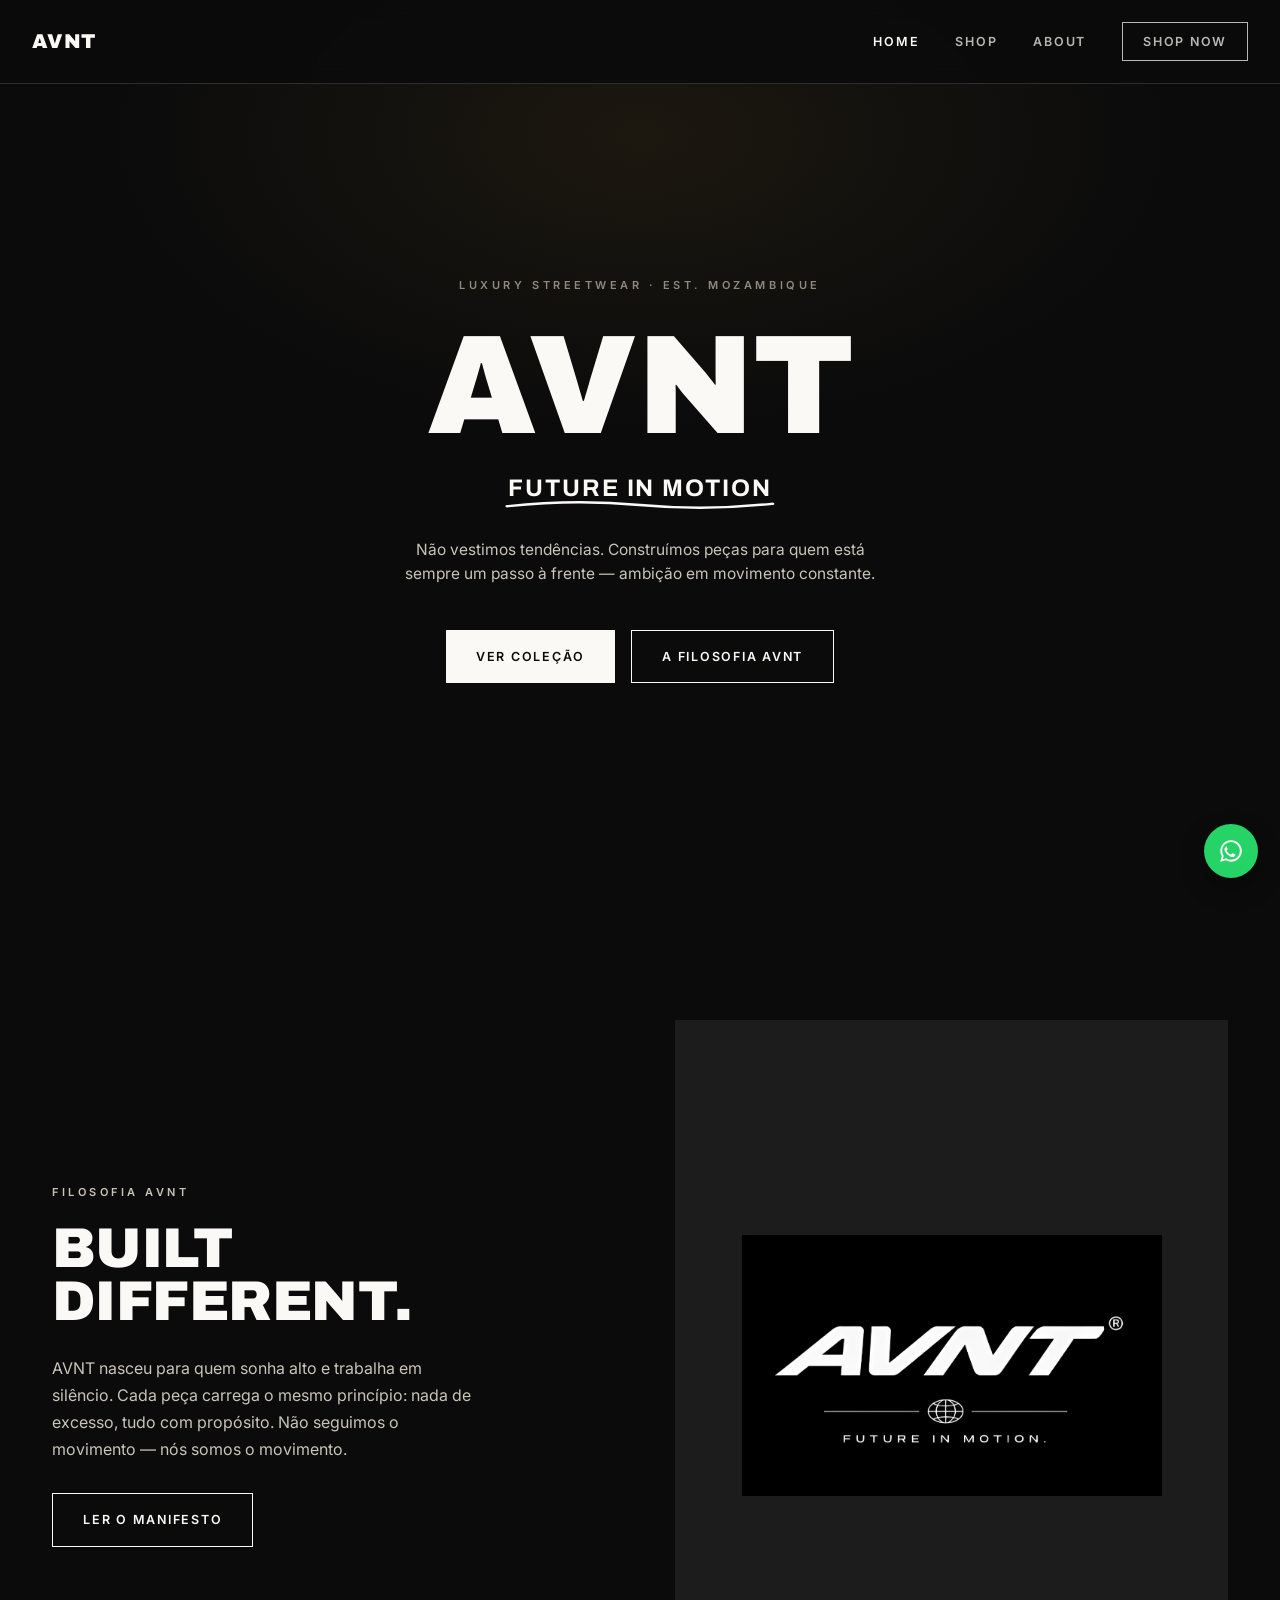
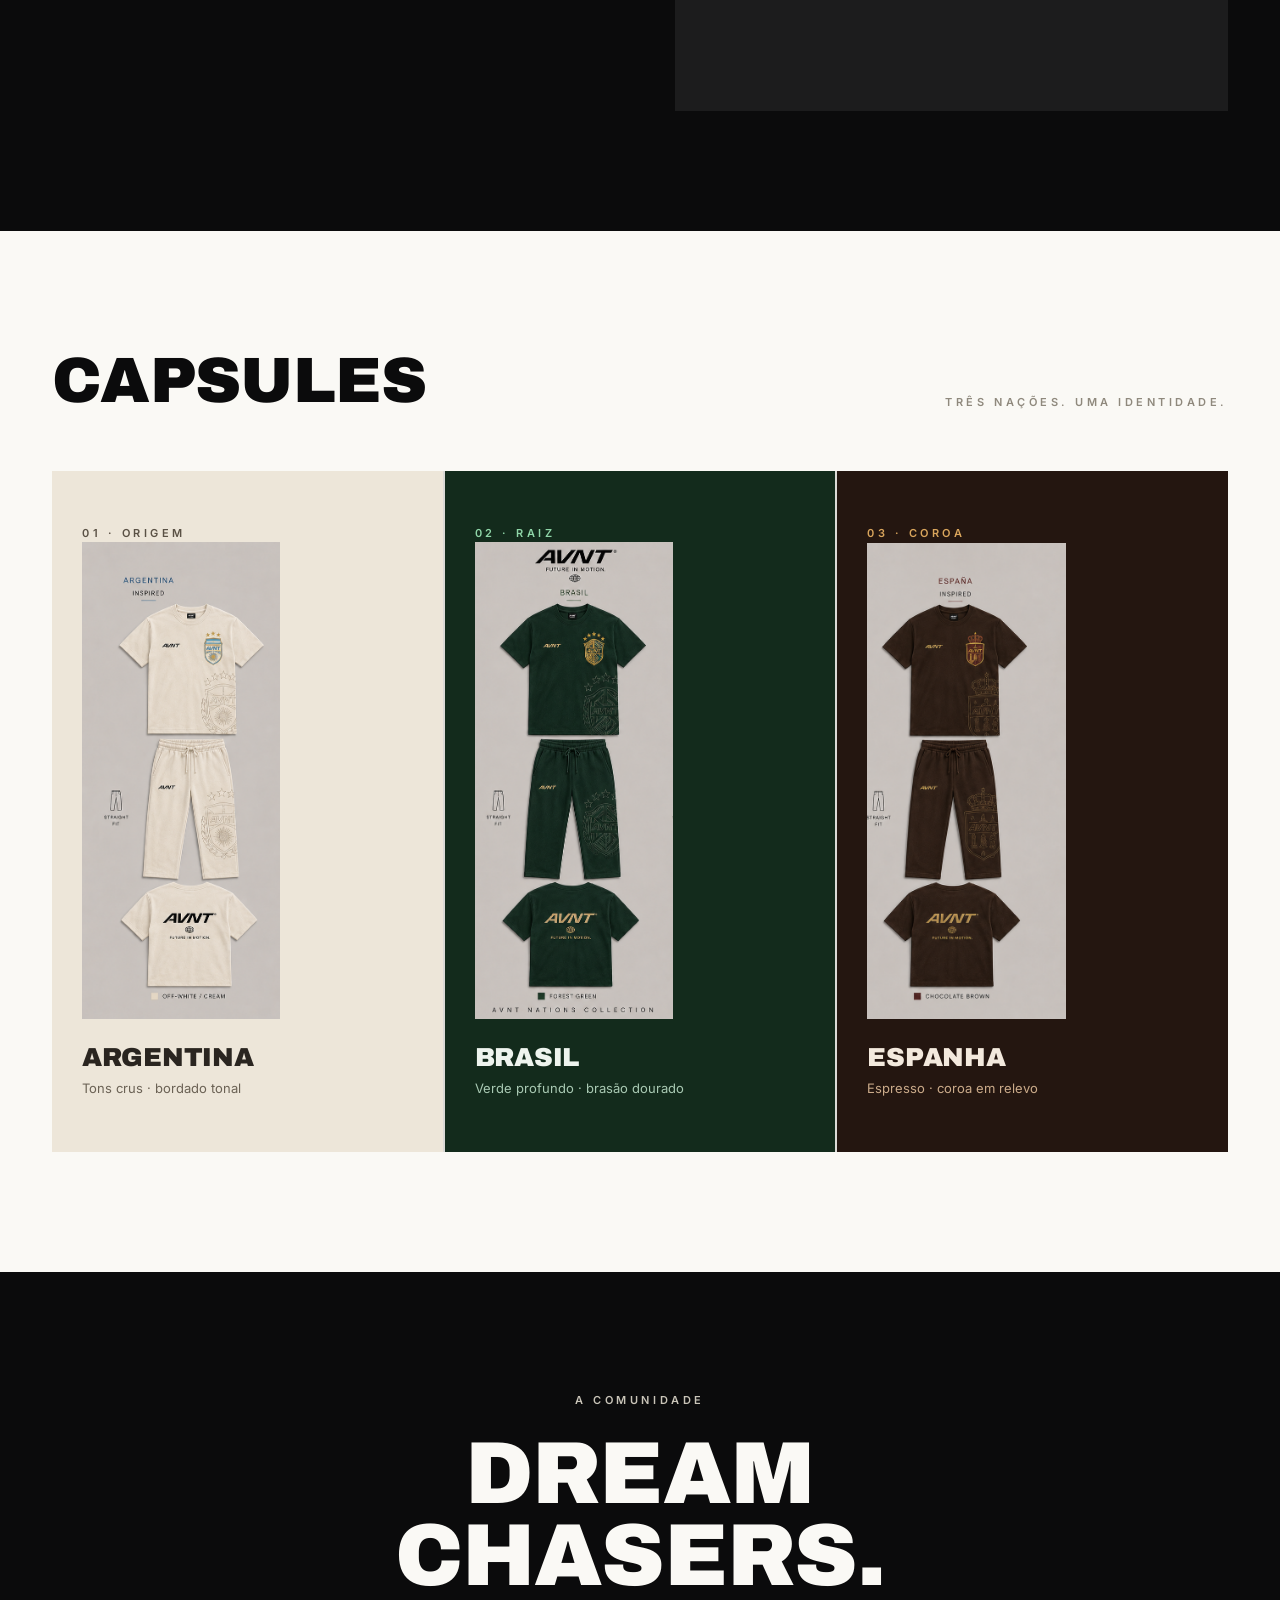
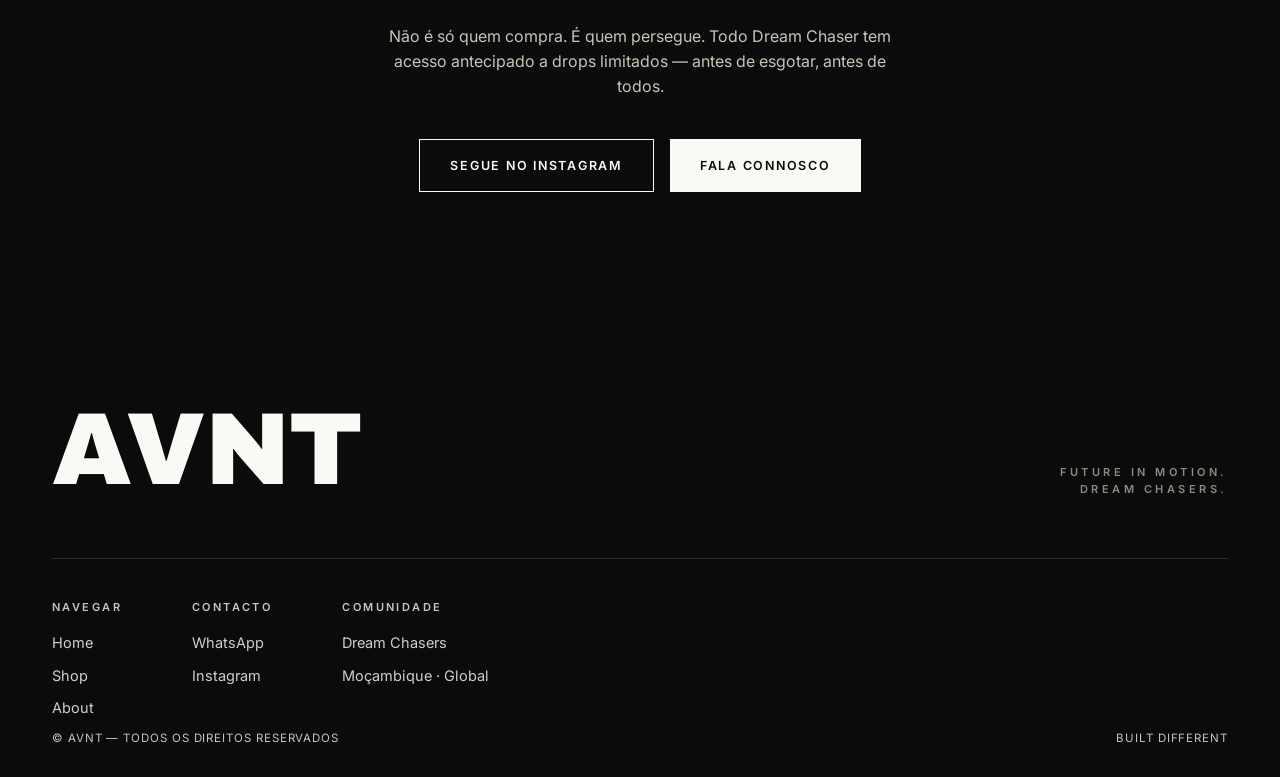
<file: avnt-site3 - Copy/index.html>
<!DOCTYPE html>
<html lang="pt-MZ">
<head>
<meta charset="UTF-8">
<meta name="viewport" content="width=device-width, initial-scale=1.0">
<title>AVNT — Future in Motion</title>
<meta name="description" content="AVNT. Luxury streetwear. Future in Motion. Built Different.">
<link rel="stylesheet" href="css/style.css">
</head>
<body class="dark">

<header class="nav">
  <a href="index.html" class="nav-word">AVNT</a>
  <nav class="nav-links">
    <a href="index.html" class="active">Home</a>
    <a href="shop.html">Shop</a>
    <a href="about.html">About</a>
    <a href="shop.html" class="nav-cta">Shop Now</a>
  </nav>
  <button class="nav-burger">Menu</button>
</header>

<div class="mobile-menu" style="position:fixed;inset:0;top:0;background:var(--ink);z-index:150;display:flex;flex-direction:column;align-items:center;justify-content:center;gap:30px;transform:translateY(-100%);transition:transform .4s var(--ease);"></div>

<!-- HERO -->
<section style="min-height:100svh;display:flex;flex-direction:column;justify-content:center;align-items:center;text-align:center;padding:120px 24px 60px;position:relative;background:
  radial-gradient(ellipse 70% 55% at 50% 15%, rgba(178,138,47,0.10), transparent 60%), var(--ink);">
  <p class="eyebrow reveal" style="margin-bottom:26px;">Luxury Streetwear · Est. Mozambique</p>
  <h1 class="reveal" style="font-size:clamp(52px,11vw,148px);color:var(--paper);">AVNT</h1>
  <p class="motion-line reveal" style="font-family:'Archivo',sans-serif;font-weight:700;text-transform:uppercase;font-size:clamp(16px,2.4vw,24px);letter-spacing:0.08em;color:var(--paper);margin-top:18px;">
    Future in Motion
    <svg viewBox="0 0 100 10" preserveAspectRatio="none"><path d="M0,6 Q25,0 50,5 T100,4" pathLength="1"/></svg>
  </p>
  <p class="reveal" style="max-width:480px;margin:30px auto 0;color:var(--stone-light);font-size:15.5px;">
    Não vestimos tendências. Construímos peças para quem está sempre um passo à frente — ambição em movimento constante.
  </p>
  <div class="reveal" style="margin-top:44px;display:flex;gap:16px;flex-wrap:wrap;justify-content:center;">
    <a href="shop.html" class="btn btn-solid on-dark">Ver Coleção</a>
    <a href="about.html" class="btn btn-outline on-dark">A Filosofia AVNT</a>
  </div>
</section>

<!-- PHILOSOPHY -->
<section class="section-pad" style="background:var(--ink);">
  <div class="wrap" style="display:grid;grid-template-columns:1fr 1fr;gap:70px;align-items:center;">
    <div class="reveal">
      <p class="eyebrow" style="margin-bottom:22px;color:var(--stone-light);">Filosofia AVNT</p>
      <h2 style="font-size:clamp(32px,5vw,56px);color:var(--paper);margin-bottom:26px;">Built<br>Different.</h2>
      <p style="max-width:420px;color:var(--stone-light);font-size:16px;line-height:1.7;margin-bottom:20px;">
        AVNT nasceu para quem sonha alto e trabalha em silêncio. Cada peça carrega o mesmo princípio: nada de excesso, tudo com propósito. Não seguimos o movimento — nós somos o movimento.
      </p>
      <a href="about.html" class="btn btn-outline on-dark" style="margin-top:10px;">Ler o Manifesto</a>
    </div>
    <div class="reveal" style="aspect-ratio:4/5;overflow:hidden;background:var(--ink-soft);display:flex;align-items:center;justify-content:center;padding:40px;">
      <img src="img/logo.jpg" alt="AVNT — Future in Motion" style="width:100%;max-width:420px;object-fit:contain;">
    </div>
  </div>
</section>

<!-- FEATURED CAPSULES -->
<section class="section-pad" style="background:var(--paper);color:var(--ink);">
  <div class="wrap">
    <div class="reveal" style="display:flex;justify-content:space-between;align-items:flex-end;gap:20px;margin-bottom:60px;flex-wrap:wrap;">
      <h2 style="font-size:clamp(34px,6vw,64px);">Capsules</h2>
      <p class="eyebrow" style="color:var(--stone);">Três nações. Uma identidade.</p>
    </div>
    <div style="display:grid;grid-template-columns:repeat(3,1fr);gap:2px;background:var(--line-light);">
      <a href="shop.html#argentina" class="reveal cap-tile" style="background:var(--cap-arg);padding:54px 30px;display:flex;flex-direction:column;justify-content:space-between;min-height:420px;">
        <span class="eyebrow" style="color:#5a5145;">01 · Origem</span>
        <div>
          <img src="img/set-argentina.png" alt="Set Completo Argentina" style="width:60%;margin-bottom:26px;">
          <h3 style="font-size:26px;color:#2a2520;">Argentina</h3>
          <p style="font-size:13px;color:#6b6255;margin-top:8px;">Tons crus · bordado tonal</p>
        </div>
      </a>
      <a href="shop.html#brasil" class="reveal cap-tile" style="background:var(--cap-bra);padding:54px 30px;display:flex;flex-direction:column;justify-content:space-between;min-height:420px;">
        <span class="eyebrow" style="color:#8fd6a8;">02 · Raiz</span>
        <div>
          <img src="img/set-brasil.png" alt="Set Completo Brasil" style="width:60%;margin-bottom:26px;">
          <h3 style="font-size:26px;color:#eef4ee;">Brasil</h3>
          <p style="font-size:13px;color:#a9c9b3;margin-top:8px;">Verde profundo · brasão dourado</p>
        </div>
      </a>
      <a href="shop.html#espanha" class="reveal cap-tile" style="background:var(--cap-esp);padding:54px 30px;display:flex;flex-direction:column;justify-content:space-between;min-height:420px;">
        <span class="eyebrow" style="color:#d9a55c;">03 · Coroa</span>
        <div>
          <img src="img/set-espanha.png" alt="Set Completo Espanha" style="width:60%;margin-bottom:26px;">
          <h3 style="font-size:26px;color:#f3e9dd;">Espanha</h3>
          <p style="font-size:13px;color:#cbab8a;margin-top:8px;">Espresso · coroa em relevo</p>
        </div>
      </a>
    </div>
  </div>
</section>

<!-- COMMUNITY -->
<section class="section-pad" style="background:var(--ink);text-align:center;">
  <div class="wrap">
    <p class="eyebrow reveal" style="margin-bottom:24px;color:var(--stone-light);">A comunidade</p>
    <h2 class="reveal" style="font-size:clamp(38px,7vw,88px);color:var(--paper);margin-bottom:26px;">Dream<br>Chasers.</h2>
    <p class="reveal" style="max-width:520px;margin:0 auto 40px;color:var(--stone-light);font-size:16px;">
      Não é só quem compra. É quem persegue. Todo Dream Chaser tem acesso antecipado a drops limitados — antes de esgotar, antes de todos.
    </p>
    <div class="reveal" style="display:flex;gap:16px;justify-content:center;flex-wrap:wrap;">
      <a href="https://instagram.com/avntwrld" target="_blank" class="btn btn-outline on-dark">Segue no Instagram</a>
      <a id="wa-cta" href="#" target="_blank" class="btn btn-solid on-dark">Fala Connosco</a>
    </div>
  </div>
</section>

<footer id="footer-slot"></footer>
<a class="float-wa" target="_blank" href="#" id="wa-float" aria-label="WhatsApp">
  <svg width="26" height="26" viewBox="0 0 24 24" fill="white"><path d="M12.04 2C6.58 2 2.13 6.45 2.13 11.91c0 1.75.46 3.45 1.32 4.95L2.05 22l5.25-1.38a9.9 9.9 0 0 0 4.74 1.21h.01c5.46 0 9.9-4.45 9.9-9.91 0-2.65-1.03-5.14-2.9-7.01A9.82 9.82 0 0 0 12.04 2m0 1.8c2.17 0 4.21.85 5.74 2.38a8.08 8.08 0 0 1 2.38 5.73c0 4.47-3.64 8.11-8.12 8.11a8.1 8.1 0 0 1-4.13-1.13l-.3-.17-3.11.82.83-3.03-.19-.31a8.06 8.06 0 0 1-1.24-4.32c0-4.47 3.65-8.11 8.14-8.11m-4.6 4.6c-.16 0-.43.06-.65.31s-.86.84-.86 2.04.88 2.37 1 2.53c.13.17 1.72 2.7 4.28 3.72 2.12.85 2.55.68 3.01.64.46-.05 1.48-.6 1.69-1.19.21-.58.21-1.08.15-1.19-.07-.11-.24-.17-.5-.3-.27-.13-1.58-.78-1.83-.87s-.42-.13-.6.13c-.18.27-.68.87-.84 1.04-.15.18-.31.2-.57.07-.27-.13-1.13-.42-2.15-1.34-.8-.71-1.33-1.59-1.49-1.86-.15-.27-.02-.41.12-.54.12-.12.27-.31.4-.47.13-.16.18-.27.27-.45.09-.18.05-.34-.02-.47-.07-.13-.6-1.48-.83-2.02-.22-.53-.44-.46-.6-.47-.16-.01-.34-.01-.5-.01z"/></svg>
</a>

<script src="js/products.js"></script>
<script src="js/main.js"></script>
<script>
  const waMsg = "Olá AVNT! Quero saber mais sobre a coleção.";
  document.getElementById('wa-float').href = avntWaLink(waMsg);
  document.getElementById('wa-cta').href = avntWaLink(waMsg);
  document.getElementById('footer-slot').outerHTML = `
  <footer>
    <div class="wrap">
      <div class="foot-top">
        <div class="foot-word display">AVNT</div>
        <p class="eyebrow" style="max-width:220px;text-align:right;">Future in Motion.<br>Dream Chasers.</p>
      </div>
      <div class="foot-cols">
        <div class="foot-col">
          <h4>Navegar</h4>
          <a href="index.html">Home</a>
          <a href="shop.html">Shop</a>
          <a href="about.html">About</a>
        </div>
        <div class="foot-col">
          <h4>Contacto</h4>
          <a href="${avntWaLink('Olá AVNT! Quero saber mais.')}" target="_blank">WhatsApp</a>
          <a href="https://instagram.com/avntwrld" target="_blank">Instagram</a>
        </div>
        <div class="foot-col">
          <h4>Comunidade</h4>
          <span>Dream Chasers</span>
          <span>Moçambique · Global</span>
        </div>
      </div>
      <div class="foot-bottom">
        <span>© AVNT — Todos os direitos reservados</span>
        <span>Built Different</span>
      </div>
    </div>
  </footer>`;
</script>
</body>
</html>
</file>
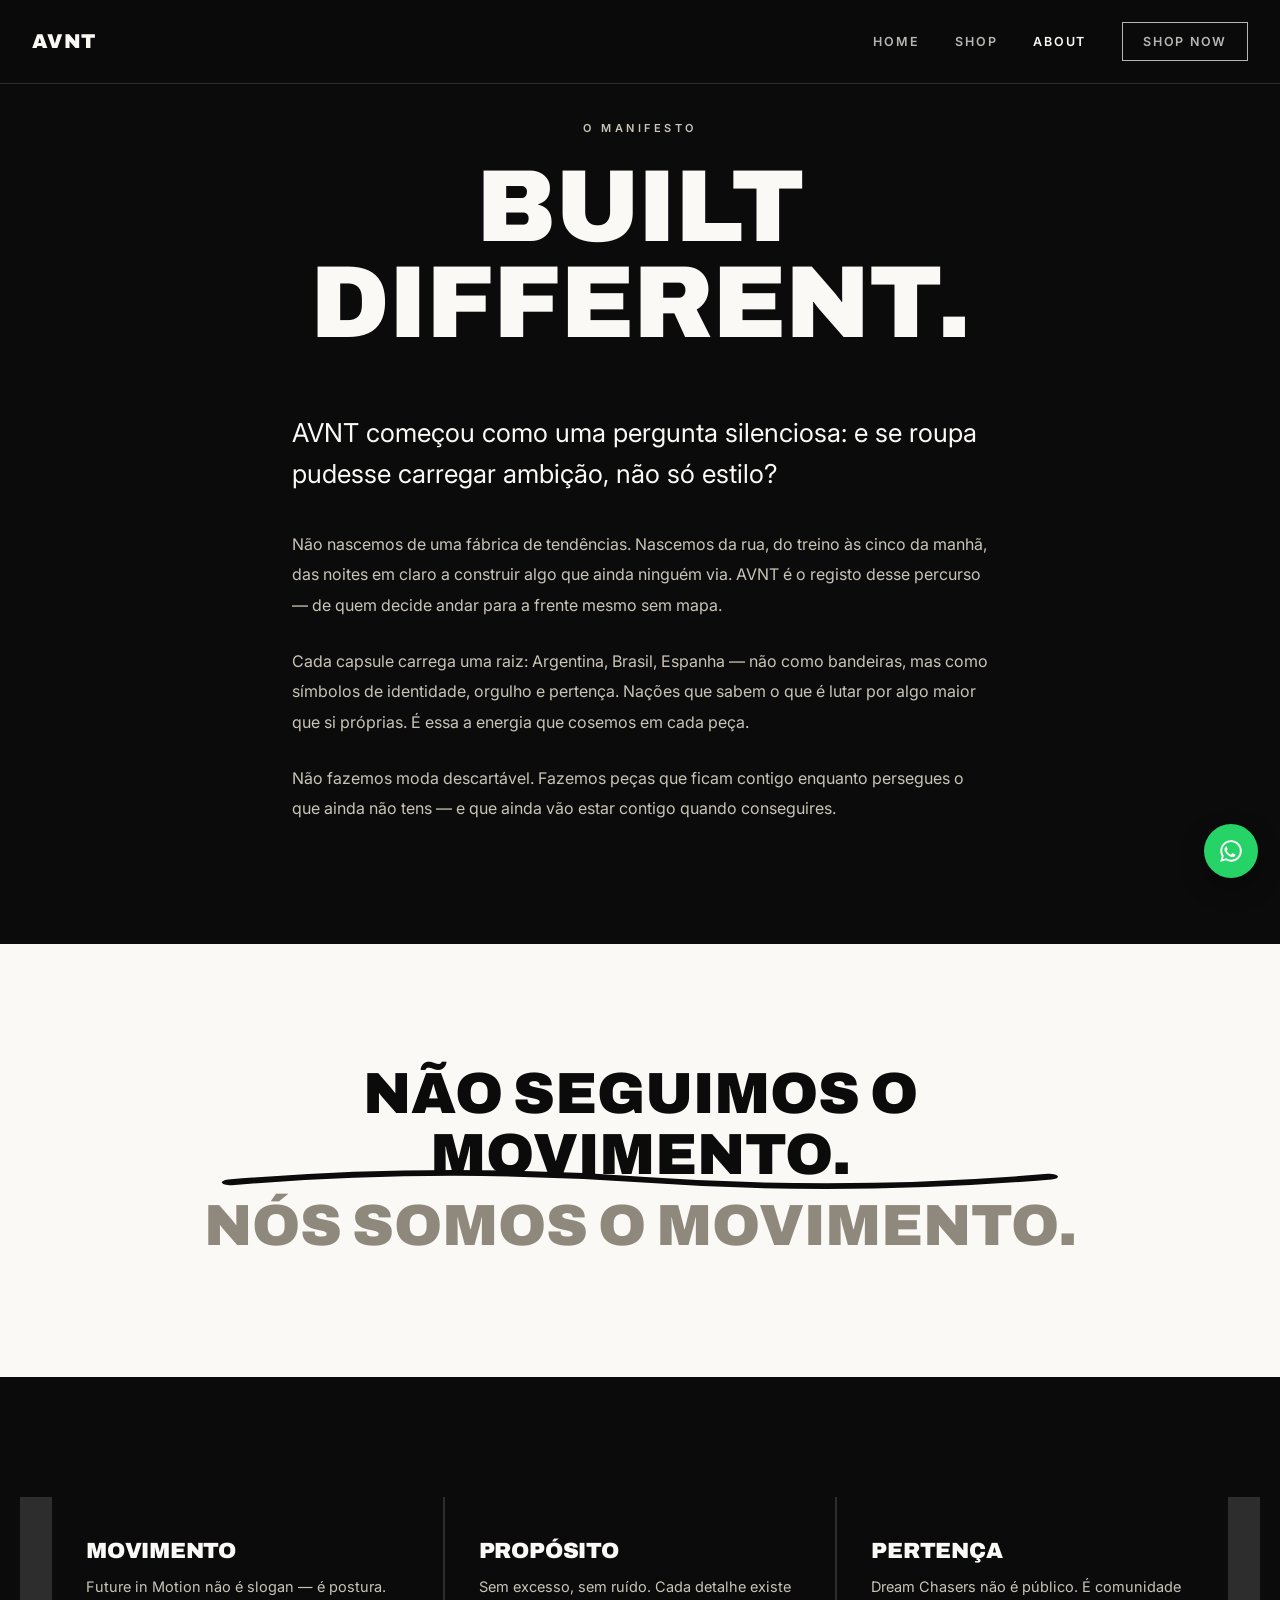
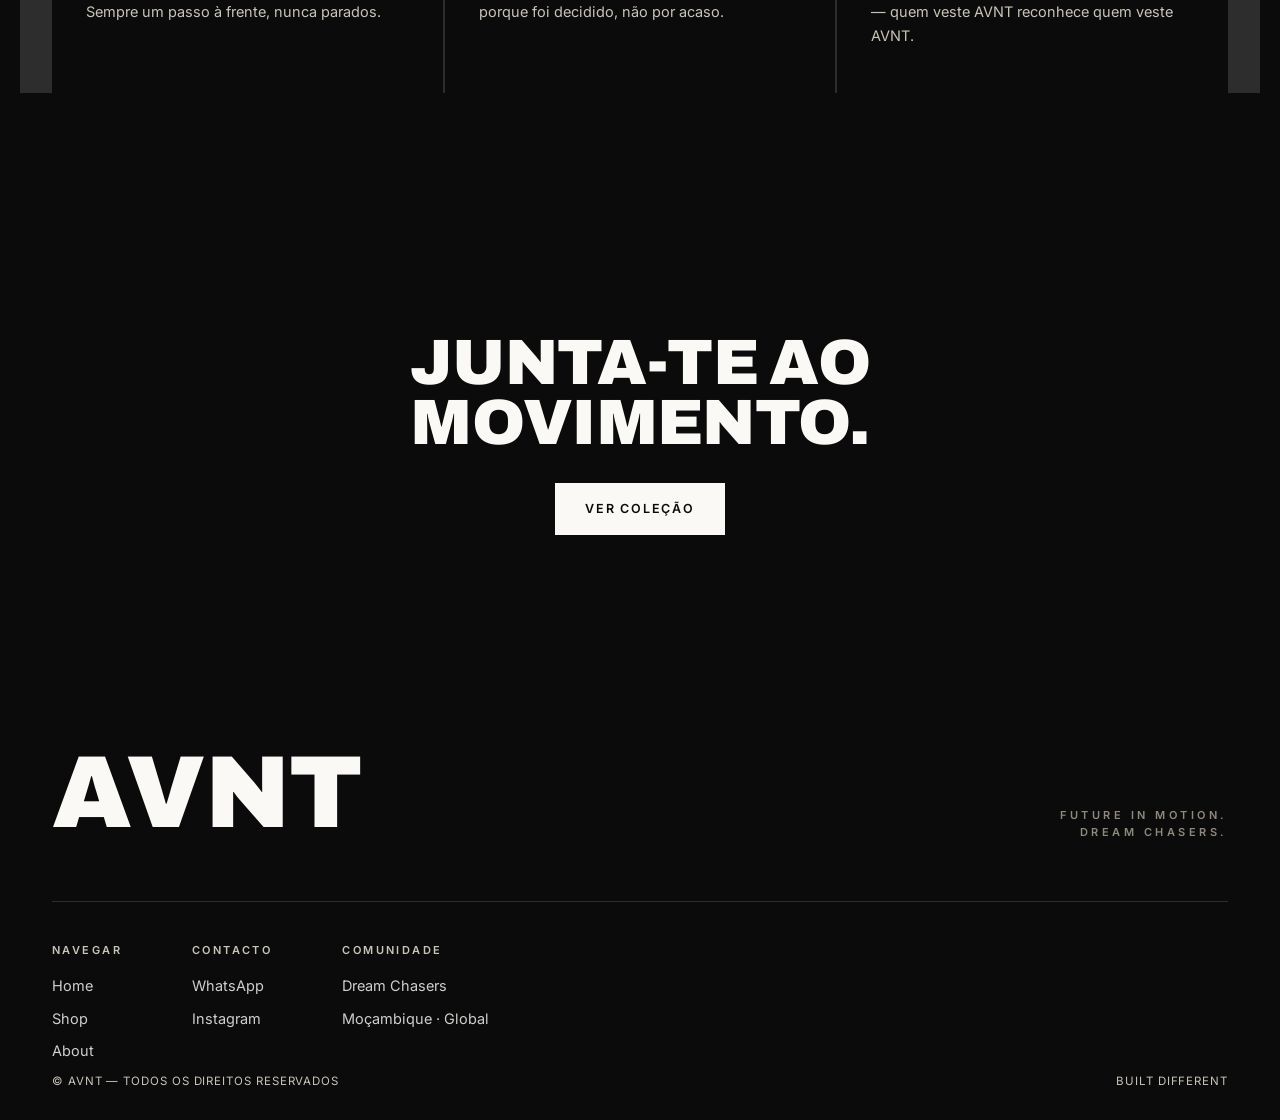
<file: avnt-site3 - Copy/about.html>
<!DOCTYPE html>
<html lang="pt-MZ">
<head>
<meta charset="UTF-8">
<meta name="viewport" content="width=device-width, initial-scale=1.0">
<title>About — AVNT</title>
<meta name="description" content="A história e o manifesto AVNT. Built Different.">
<link rel="stylesheet" href="css/style.css">
</head>
<body class="dark">

<header class="nav">
  <a href="index.html" class="nav-word">AVNT</a>
  <nav class="nav-links">
    <a href="index.html">Home</a>
    <a href="shop.html">Shop</a>
    <a href="about.html" class="active">About</a>
    <a href="shop.html" class="nav-cta">Shop Now</a>
  </nav>
  <button class="nav-burger">Menu</button>
</header>

<div class="mobile-menu" style="position:fixed;inset:0;top:0;background:var(--ink);z-index:150;display:flex;flex-direction:column;align-items:center;justify-content:center;gap:30px;transform:translateY(-100%);transition:transform .4s var(--ease);"></div>

<!-- INTRO -->
<section class="pt-nav section-pad" style="background:var(--ink);text-align:center;padding-bottom:40px;">
  <div class="wrap">
    <p class="eyebrow reveal" style="margin-bottom:22px;color:var(--stone-light);">O Manifesto</p>
    <h1 class="reveal" style="font-size:clamp(40px,8vw,104px);color:var(--paper);max-width:900px;margin:0 auto;">
      Built<br>Different.
    </h1>
  </div>
</section>

<!-- STORY -->
<section class="section-pad" style="background:var(--ink);padding-top:20px;">
  <div class="wrap" style="max-width:760px;">
    <p class="reveal" style="font-size:clamp(19px,2.6vw,26px);line-height:1.6;color:var(--paper);margin-bottom:34px;">
      AVNT começou como uma pergunta silenciosa: e se roupa pudesse carregar ambição, não só estilo?
    </p>
    <p class="reveal" style="font-size:16px;line-height:1.9;color:var(--stone-light);margin-bottom:26px;">
      Não nascemos de uma fábrica de tendências. Nascemos da rua, do treino às cinco da manhã, das noites em claro a construir algo que ainda ninguém via. AVNT é o registo desse percurso — de quem decide andar para a frente mesmo sem mapa.
    </p>
    <p class="reveal" style="font-size:16px;line-height:1.9;color:var(--stone-light);margin-bottom:26px;">
      Cada capsule carrega uma raiz: Argentina, Brasil, Espanha — não como bandeiras, mas como símbolos de identidade, orgulho e pertença. Nações que sabem o que é lutar por algo maior que si próprias. É essa a energia que cosemos em cada peça.
    </p>
    <p class="reveal" style="font-size:16px;line-height:1.9;color:var(--stone-light);">
      Não fazemos moda descartável. Fazemos peças que ficam contigo enquanto persegues o que ainda não tens — e que ainda vão estar contigo quando conseguires.
    </p>
  </div>
</section>

<!-- PULL QUOTE -->
<section class="section-pad" style="background:var(--paper);color:var(--ink);text-align:center;">
  <div class="wrap">
    <p class="motion-line reveal" style="font-size:clamp(28px,5.4vw,58px);font-family:'Archivo';font-weight:900;text-transform:uppercase;line-height:1.05;max-width:820px;margin:0 auto;">
      Não seguimos o movimento.
      <svg viewBox="0 0 100 10" preserveAspectRatio="none"><path d="M0,6 Q25,0 50,5 T100,4" pathLength="1"/></svg>
    </p>
    <p style="font-size:clamp(28px,5.4vw,58px);font-family:'Archivo';font-weight:900;text-transform:uppercase;line-height:1.05;color:var(--stone);margin-top:10px;">
      Nós somos o movimento.
    </p>
  </div>
</section>

<!-- VALUES -->
<section class="section-pad" style="background:var(--ink);">
  <div class="wrap" style="display:grid;grid-template-columns:repeat(3,1fr);gap:2px;background:var(--line-dark);">
    <div class="reveal" style="background:var(--ink);padding:44px 34px;">
      <h3 style="font-size:22px;color:var(--paper);margin-bottom:14px;">Movimento</h3>
      <p style="color:var(--stone-light);font-size:14.5px;line-height:1.7;">Future in Motion não é slogan — é postura. Sempre um passo à frente, nunca parados.</p>
    </div>
    <div class="reveal" style="background:var(--ink);padding:44px 34px;">
      <h3 style="font-size:22px;color:var(--paper);margin-bottom:14px;">Propósito</h3>
      <p style="color:var(--stone-light);font-size:14.5px;line-height:1.7;">Sem excesso, sem ruído. Cada detalhe existe porque foi decidido, não por acaso.</p>
    </div>
    <div class="reveal" style="background:var(--ink);padding:44px 34px;">
      <h3 style="font-size:22px;color:var(--paper);margin-bottom:14px;">Pertença</h3>
      <p style="color:var(--stone-light);font-size:14.5px;line-height:1.7;">Dream Chasers não é público. É comunidade — quem veste AVNT reconhece quem veste AVNT.</p>
    </div>
  </div>
</section>

<!-- CTA -->
<section class="section-pad" style="background:var(--ink);text-align:center;">
  <div class="wrap">
    <h2 class="reveal" style="font-size:clamp(32px,6vw,64px);color:var(--paper);margin-bottom:30px;">Junta-te ao<br>movimento.</h2>
    <a href="shop.html" class="btn btn-solid on-dark reveal">Ver Coleção</a>
  </div>
</section>

<footer id="footer-slot"></footer>
<a class="float-wa" target="_blank" href="#" id="wa-float" aria-label="WhatsApp">
  <svg width="26" height="26" viewBox="0 0 24 24" fill="white"><path d="M12.04 2C6.58 2 2.13 6.45 2.13 11.91c0 1.75.46 3.45 1.32 4.95L2.05 22l5.25-1.38a9.9 9.9 0 0 0 4.74 1.21h.01c5.46 0 9.9-4.45 9.9-9.91 0-2.65-1.03-5.14-2.9-7.01A9.82 9.82 0 0 0 12.04 2m0 1.8c2.17 0 4.21.85 5.74 2.38a8.08 8.08 0 0 1 2.38 5.73c0 4.47-3.64 8.11-8.12 8.11a8.1 8.1 0 0 1-4.13-1.13l-.3-.17-3.11.82.83-3.03-.19-.31a8.06 8.06 0 0 1-1.24-4.32c0-4.47 3.65-8.11 8.14-8.11m-4.6 4.6c-.16 0-.43.06-.65.31s-.86.84-.86 2.04.88 2.37 1 2.53c.13.17 1.72 2.7 4.28 3.72 2.12.85 2.55.68 3.01.64.46-.05 1.48-.6 1.69-1.19.21-.58.21-1.08.15-1.19-.07-.11-.24-.17-.5-.3-.27-.13-1.58-.78-1.83-.87s-.42-.13-.6.13c-.18.27-.68.87-.84 1.04-.15.18-.31.2-.57.07-.27-.13-1.13-.42-2.15-1.34-.8-.71-1.33-1.59-1.49-1.86-.15-.27-.02-.41.12-.54.12-.12.27-.31.4-.47.13-.16.18-.27.27-.45.09-.18.05-.34-.02-.47-.07-.13-.6-1.48-.83-2.02-.22-.53-.44-.46-.6-.47-.16-.01-.34-.01-.5-.01z"/></svg>
</a>

<script src="js/products.js"></script>
<script src="js/main.js"></script>
<script>
  const waMsg = "Olá AVNT! Quero saber mais sobre a coleção.";
  document.getElementById('wa-float').href = avntWaLink(waMsg);
  document.getElementById('footer-slot').outerHTML = `
  <footer>
    <div class="wrap">
      <div class="foot-top">
        <div class="foot-word display">AVNT</div>
        <p class="eyebrow" style="max-width:220px;text-align:right;">Future in Motion.<br>Dream Chasers.</p>
      </div>
      <div class="foot-cols">
        <div class="foot-col">
          <h4>Navegar</h4>
          <a href="index.html">Home</a>
          <a href="shop.html">Shop</a>
          <a href="about.html">About</a>
        </div>
        <div class="foot-col">
          <h4>Contacto</h4>
          <a href="${avntWaLink('Olá AVNT! Quero saber mais.')}" target="_blank">WhatsApp</a>
          <a href="https://instagram.com/avntwrld" target="_blank">Instagram</a>
        </div>
        <div class="foot-col">
          <h4>Comunidade</h4>
          <span>Dream Chasers</span>
          <span>Moçambique · Global</span>
        </div>
      </div>
      <div class="foot-bottom">
        <span>© AVNT — Todos os direitos reservados</span>
        <span>Built Different</span>
      </div>
    </div>
  </footer>`;
</script>
</body>
</html>
</file>
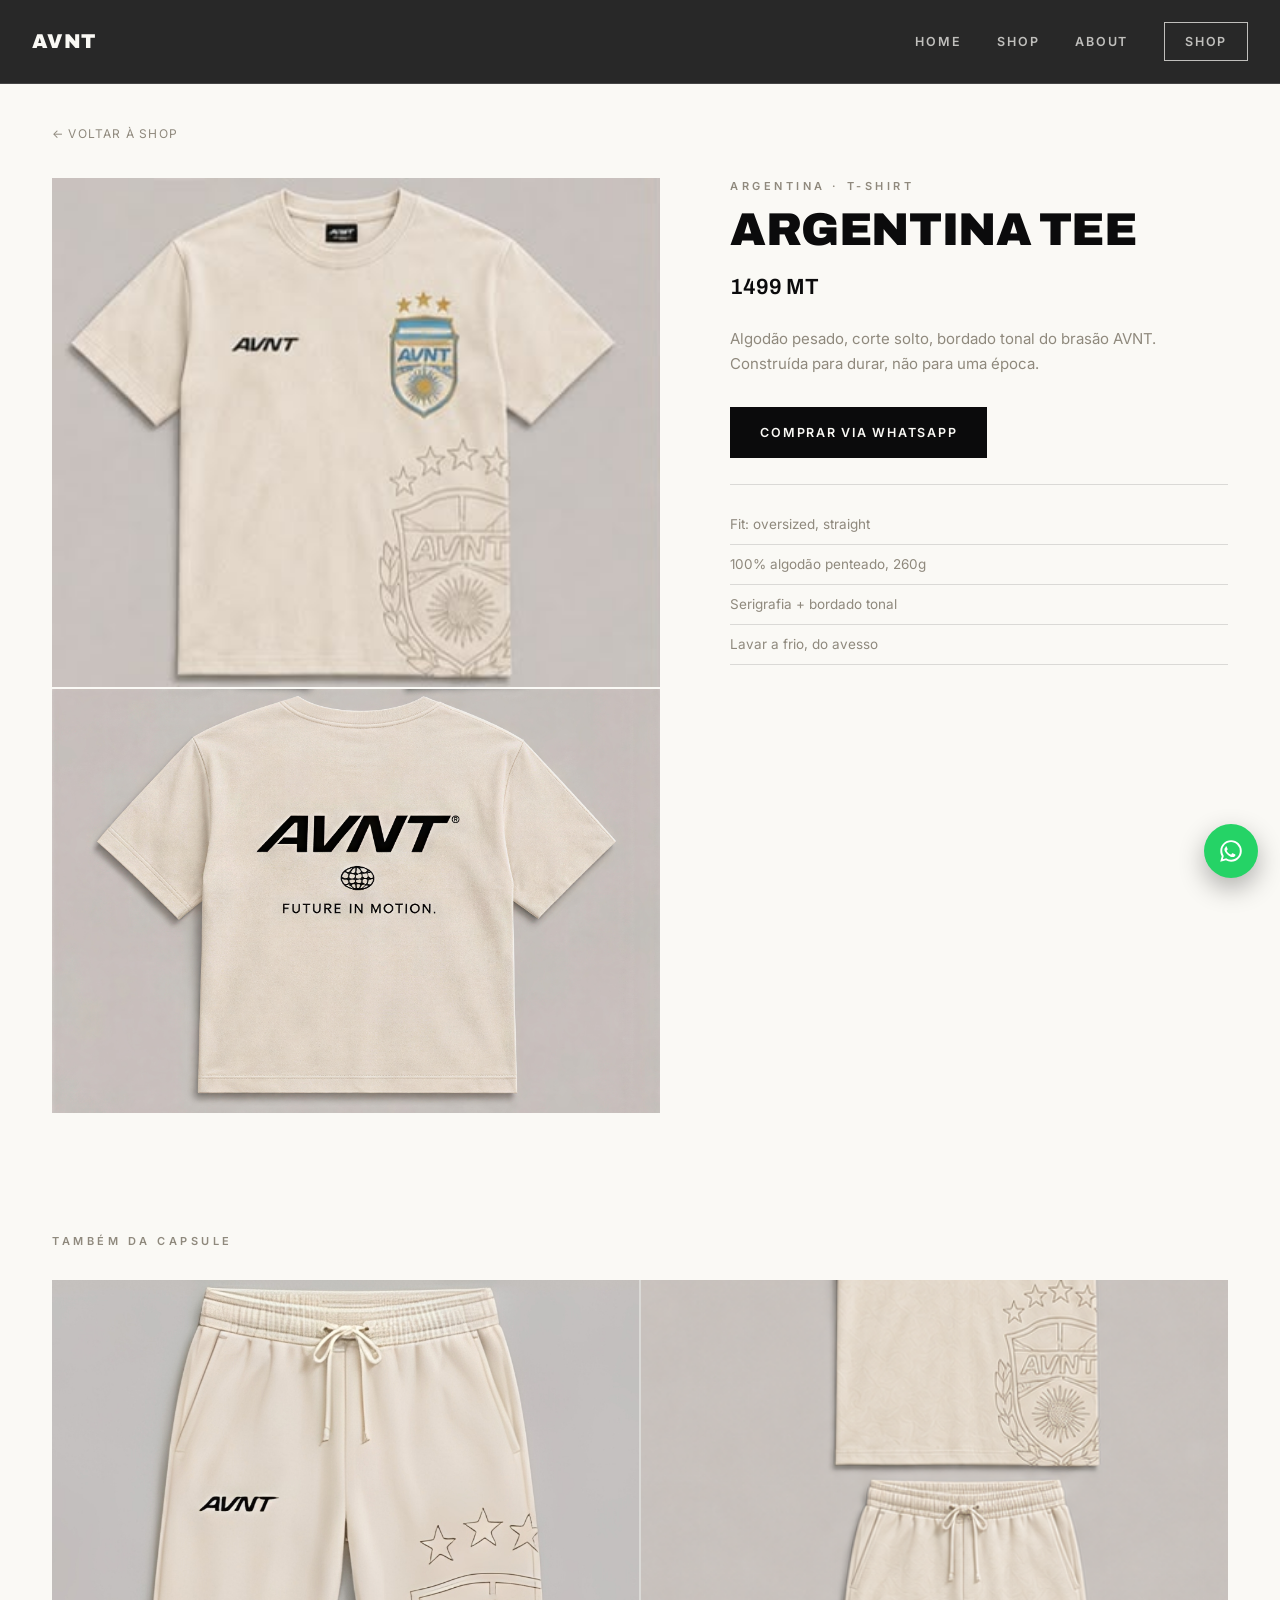
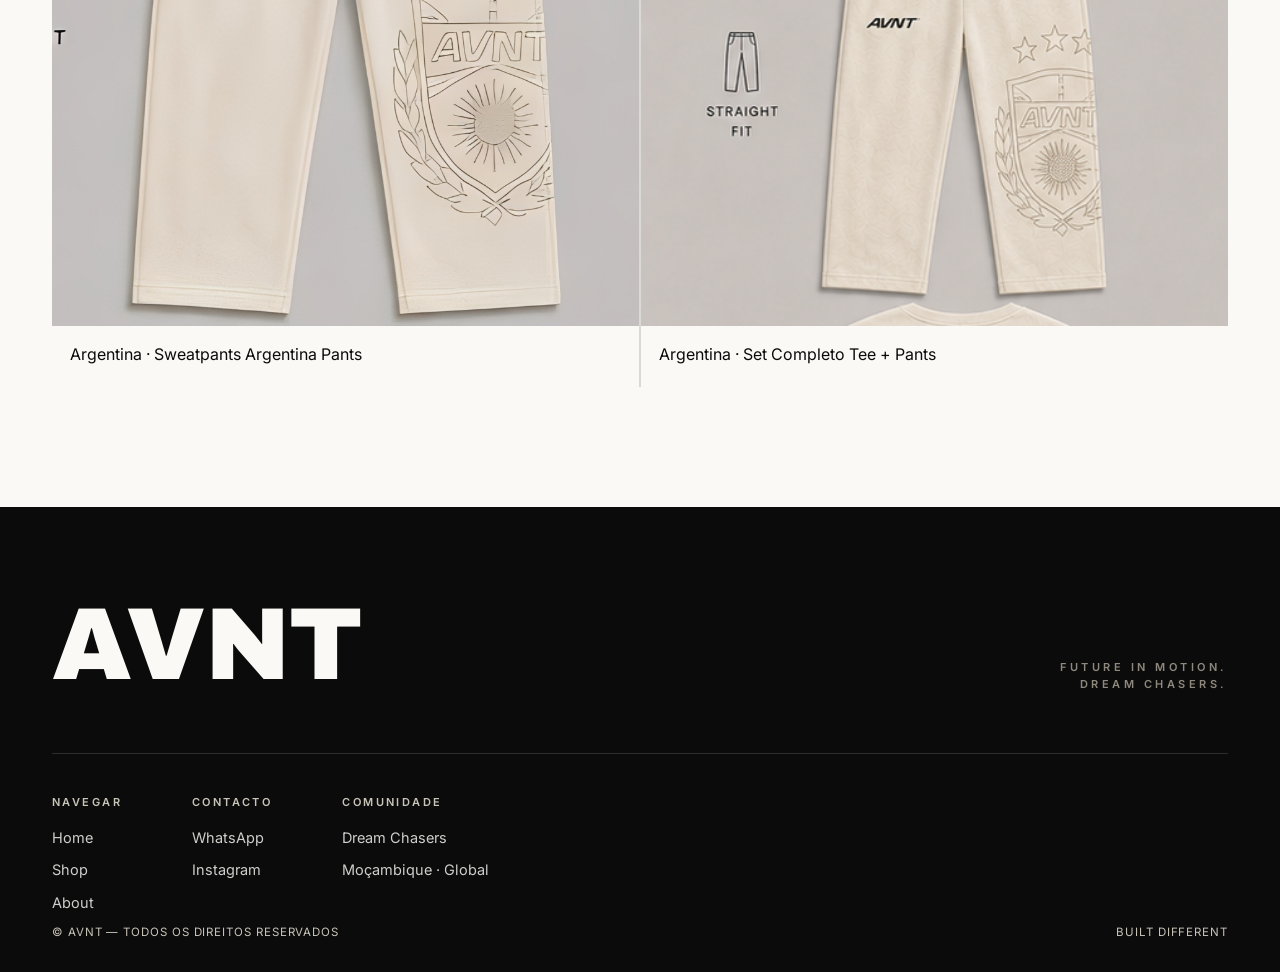
<file: avnt-site3 - Copy/product.html>
<!DOCTYPE html>
<html lang="pt-MZ">
<head>
<meta charset="UTF-8">
<meta name="viewport" content="width=device-width, initial-scale=1.0">
<title id="page-title">Produto — AVNT</title>
<link rel="stylesheet" href="css/style.css">
<style>
  .pp-wrap{ display:grid; grid-template-columns:1.1fr 0.9fr; gap:70px; }
  .pp-gallery{ display:flex; flex-direction:column; gap:2px; }
  .pp-gallery img{ width:100%; background:var(--paper-dim); }
  .pp-info{ position:sticky; top:110px; align-self:start; }
  .pp-detail-list{ margin-top:26px; border-top:1px solid var(--line-light); padding-top:20px; }
  .pp-detail-list li{ display:flex; justify-content:space-between; font-size:13.5px; padding:9px 0; border-bottom:1px solid var(--line-light); color:var(--stone); }
  .related-grid{ display:grid; grid-template-columns:repeat(auto-fit, minmax(240px,1fr)); gap:2px; background:var(--line-light); margin-top:30px; }
  .rel-card{ background:var(--paper); }
  .rel-card img{ width:100%; aspect-ratio:1/1.1; object-fit:cover; }
  .rel-card .p-body{ padding:16px 18px 20px; }
  @media (max-width:820px){ .pp-wrap{ grid-template-columns:1fr; } .pp-info{ position:static; } .related-grid{ grid-template-columns:1fr 1fr; } }
</style>
</head>
<body>

<header class="nav">
  <a href="index.html" class="nav-word">AVNT</a>
  <nav class="nav-links">
    <a href="index.html">Home</a>
    <a href="shop.html">Shop</a>
    <a href="about.html">About</a>
    <a href="shop.html" class="nav-cta">Shop</a>
  </nav>
  <button class="nav-burger">Menu</button>
</header>

<div class="mobile-menu" style="position:fixed;inset:0;top:0;background:var(--ink);z-index:150;display:flex;flex-direction:column;align-items:center;justify-content:center;gap:30px;transform:translateY(-100%);transition:transform .4s var(--ease);"></div>

<section class="pt-nav section-pad">
  <div class="wrap">
    <a href="shop.html" style="font-size:12px;letter-spacing:0.1em;text-transform:uppercase;color:var(--stone);display:inline-block;margin-bottom:34px;">← Voltar à Shop</a>
    <div class="pp-wrap" id="pp-root"></div>
  </div>
</section>

<section class="section-pad" style="padding-top:0;">
  <div class="wrap">
    <p class="eyebrow" style="margin-bottom:18px;">Também da capsule</p>
    <div class="related-grid" id="related"></div>
  </div>
</section>

<footer id="footer-slot"></footer>
<a class="float-wa" target="_blank" href="#" id="wa-float" aria-label="WhatsApp">
  <svg width="26" height="26" viewBox="0 0 24 24" fill="white"><path d="M12.04 2C6.58 2 2.13 6.45 2.13 11.91c0 1.75.46 3.45 1.32 4.95L2.05 22l5.25-1.38a9.9 9.9 0 0 0 4.74 1.21h.01c5.46 0 9.9-4.45 9.9-9.91 0-2.65-1.03-5.14-2.9-7.01A9.82 9.82 0 0 0 12.04 2m0 1.8c2.17 0 4.21.85 5.74 2.38a8.08 8.08 0 0 1 2.38 5.73c0 4.47-3.64 8.11-8.12 8.11a8.1 8.1 0 0 1-4.13-1.13l-.3-.17-3.11.82.83-3.03-.19-.31a8.06 8.06 0 0 1-1.24-4.32c0-4.47 3.65-8.11 8.14-8.11m-4.6 4.6c-.16 0-.43.06-.65.31s-.86.84-.86 2.04.88 2.37 1 2.53c.13.17 1.72 2.7 4.28 3.72 2.12.85 2.55.68 3.01.64.46-.05 1.48-.6 1.69-1.19.21-.58.21-1.08.15-1.19-.07-.11-.24-.17-.5-.3-.27-.13-1.58-.78-1.83-.87s-.42-.13-.6.13c-.18.27-.68.87-.84 1.04-.15.18-.31.2-.57.07-.27-.13-1.13-.42-2.15-1.34-.8-.71-1.33-1.59-1.49-1.86-.15-.27-.02-.41.12-.54.12-.12.27-.31.4-.47.13-.16.18-.27.27-.45.09-.18.05-.34-.02-.47-.07-.13-.6-1.48-.83-2.02-.22-.53-.44-.46-.6-.47-.16-.01-.34-.01-.5-.01z"/></svg>
</a>

<script src="js/products.js"></script>
<script src="js/main.js"></script>
<script>
  const params = new URLSearchParams(location.search);
  const id = params.get('id') || AVNT_PRODUCTS[0].id;
  const product = AVNT_PRODUCTS.find(p => p.id === id) || AVNT_PRODUCTS[0];

  document.getElementById('page-title').textContent = product.name + " — AVNT";

  document.getElementById('pp-root').innerHTML = `
    <div class="pp-gallery reveal">
      ${product.images.map(src => `<img src="${src}" alt="${product.name}">`).join('')}
    </div>
    <div class="pp-info reveal">
      <p class="eyebrow" style="margin-bottom:14px;">${product.capsuleLabel} · ${product.type}</p>
      <h1 style="font-size:clamp(30px,4.5vw,46px);margin-bottom:18px;">${product.name}</h1>
      <p style="font-size:22px;font-weight:600;font-family:'Archivo';margin-bottom:22px;">${avntFormatPrice(product.price)}</p>
      <p style="color:var(--stone);font-size:15px;line-height:1.7;max-width:440px;">${product.desc}</p>
      <a class="btn btn-solid" style="margin-top:30px;" target="_blank"
         href="${avntWaLink('Olá AVNT! Quero comprar: ' + product.name + ' (' + avntFormatPrice(product.price) + ').')}">
         Comprar via WhatsApp
      </a>
      <ul class="pp-detail-list">
        ${product.details.map(d => `<li><span>${d}</span></li>`).join('')}
      </ul>
    </div>`;

  document.getElementById('related').innerHTML = AVNT_PRODUCTS
    .filter(p => p.capsule === product.capsule && p.id !== product.id)
    .concat(AVNT_SETS.filter(s => s.capsule === product.capsule).map(s => ({...s, images:[s.image], type:'Set Completo', name:'Tee + Pants'})))
    .map(p => `
      <a href="${p.id.startsWith('set-') ? 'shop.html#'+p.capsule : 'product.html?id='+p.id}" class="rel-card">
        <img src="${p.images ? p.images[0] : p.image}" alt="${p.name}">
        <div class="p-body">
          <span class="p-cap">${p.capsuleLabel} · ${p.type}</span>
          <span class="p-name">${p.name}</span>
        </div>
      </a>`).join('');

  const waMsg = "Olá AVNT! Quero saber mais sobre a coleção.";
  document.getElementById('wa-float').href = avntWaLink(waMsg);
  document.getElementById('footer-slot').outerHTML = `
  <footer>
    <div class="wrap">
      <div class="foot-top">
        <div class="foot-word display">AVNT</div>
        <p class="eyebrow" style="max-width:220px;text-align:right;">Future in Motion.<br>Dream Chasers.</p>
      </div>
      <div class="foot-cols">
        <div class="foot-col">
          <h4>Navegar</h4>
          <a href="index.html">Home</a>
          <a href="shop.html">Shop</a>
          <a href="about.html">About</a>
        </div>
        <div class="foot-col">
          <h4>Contacto</h4>
          <a href="${avntWaLink('Olá AVNT! Quero saber mais.')}" target="_blank">WhatsApp</a>
          <a href="https://instagram.com/avntwrld" target="_blank">Instagram</a>
        </div>
        <div class="foot-col">
          <h4>Comunidade</h4>
          <span>Dream Chasers</span>
          <span>Moçambique · Global</span>
        </div>
      </div>
      <div class="foot-bottom">
        <span>© AVNT — Todos os direitos reservados</span>
        <span>Built Different</span>
      </div>
    </div>
  </footer>`;
</script>
</body>
</html>
</file>
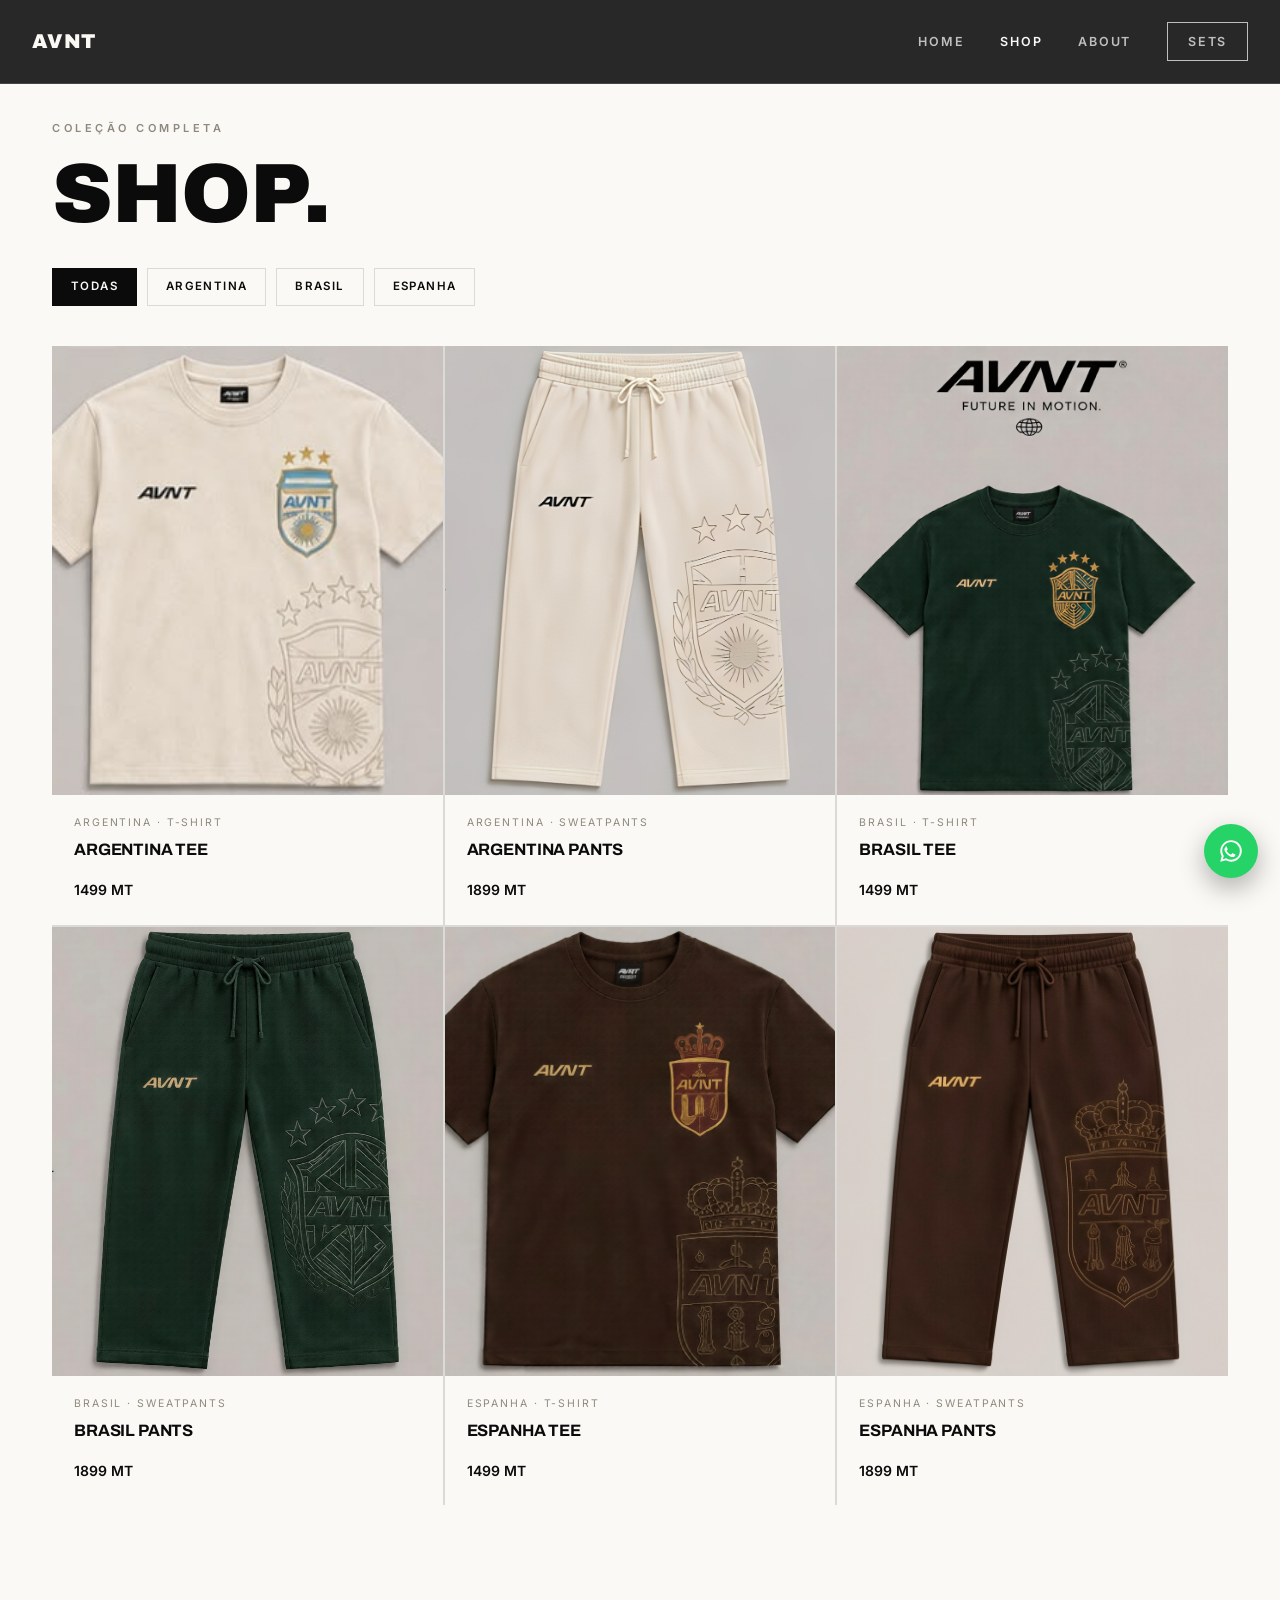
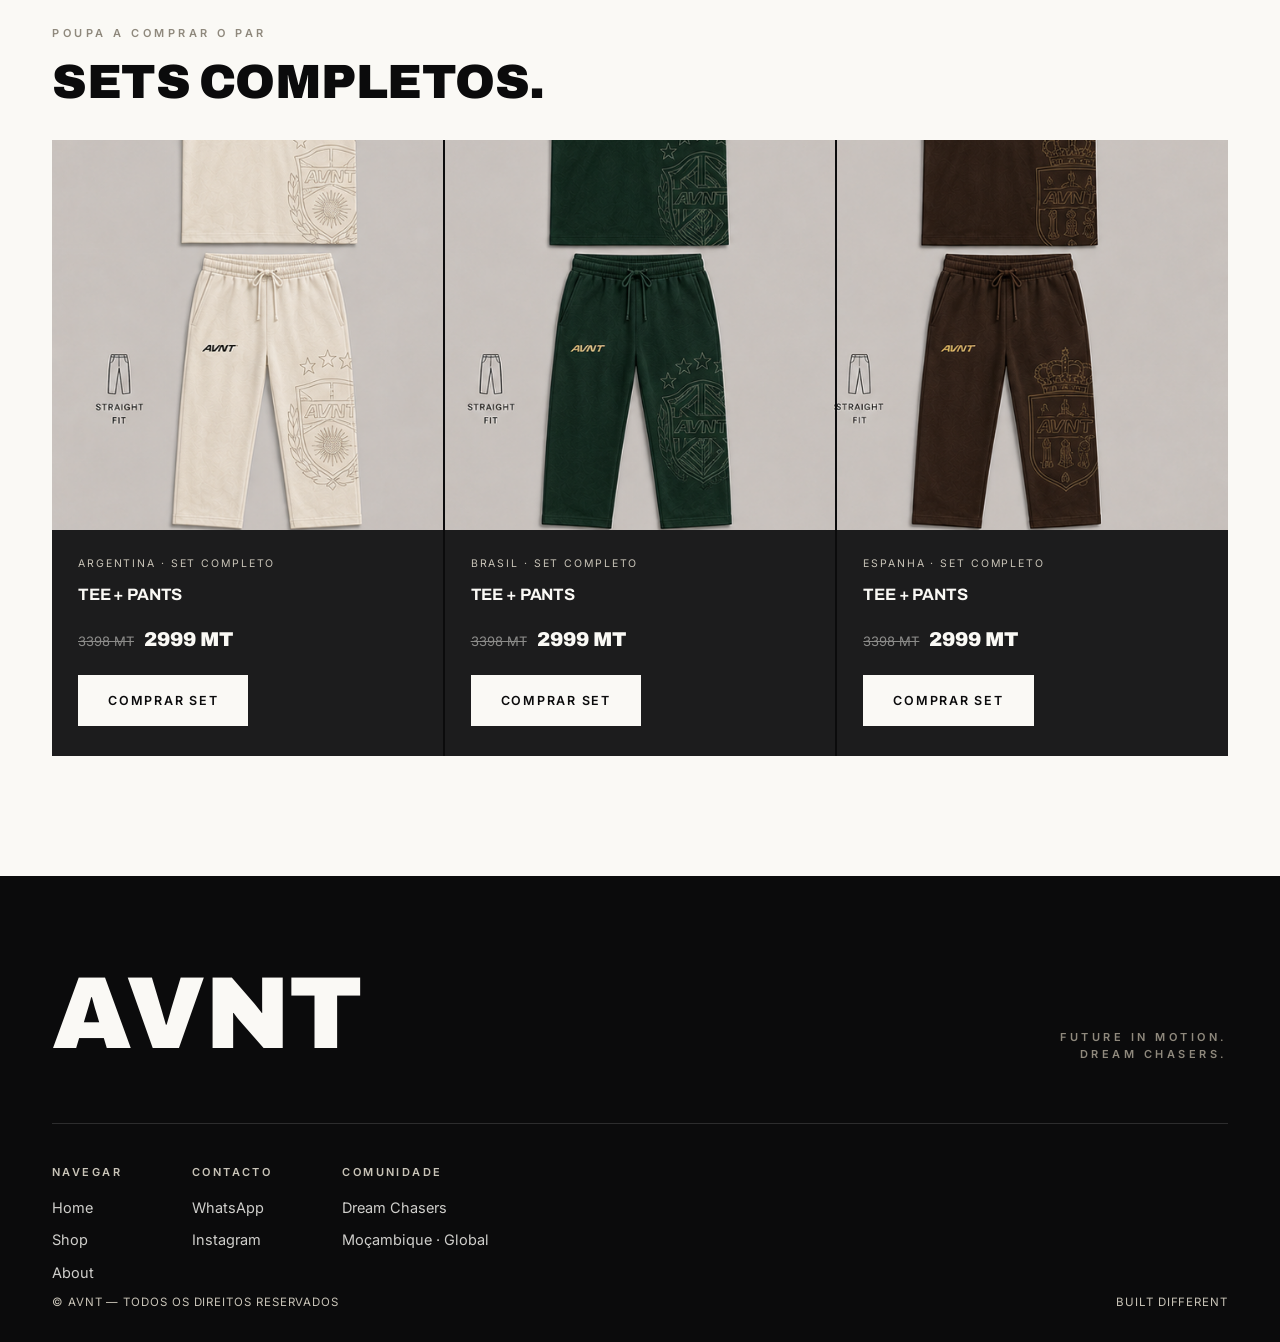
<file: avnt-site3 - Copy/shop.html>
<!DOCTYPE html>
<html lang="pt-MZ">
<head>
<meta charset="UTF-8">
<meta name="viewport" content="width=device-width, initial-scale=1.0">
<title>Shop — AVNT</title>
<meta name="description" content="Coleção AVNT. Argentina, Brasil, Espanha. T-shirts, sweatpants e sets completos.">
<link rel="stylesheet" href="css/style.css">
<style>
  .filter-bar{ display:flex; gap:10px; flex-wrap:wrap; }
  .filter-btn{
    padding:9px 18px; border:1px solid var(--line-light);
    font-size:11.5px; font-weight:600; letter-spacing:0.12em; text-transform:uppercase;
    transition:background .2s, color .2s, border-color .2s;
  }
  .filter-btn.active{ background:var(--ink); color:var(--paper); border-color:var(--ink); }
  .shop-grid{ display:grid; grid-template-columns:repeat(3,1fr); gap:2px; background:var(--line-light); margin-top:40px; }
  .p-card{ background:var(--paper); display:flex; flex-direction:column; }
  .p-card .p-img{ aspect-ratio:1/1.15; overflow:hidden; background:var(--paper-dim); }
  .p-card .p-img img{ width:100%; height:100%; object-fit:cover; transition:transform .5s var(--ease); }
  .p-card:hover .p-img img{ transform:scale(1.045); }
  .p-body{ padding:20px 22px 24px; display:flex; flex-direction:column; gap:6px; flex:1; }
  .p-cap{ font-size:10.5px; letter-spacing:0.18em; text-transform:uppercase; color:var(--stone); }
  .p-name{ font-family:'Archivo'; font-weight:700; text-transform:uppercase; font-size:16.5px; letter-spacing:-0.01em; }
  .p-price{ margin-top:auto; padding-top:10px; font-size:14px; font-weight:600; }
  .set-band{
    margin-top:2px; background:var(--ink); color:var(--paper);
    display:grid; grid-template-columns:repeat(3,1fr); gap:2px;
  }
  .set-card{ background:var(--ink-soft); display:flex; flex-direction:column; }
  .set-img{ aspect-ratio:1/1; overflow:hidden; background:var(--paper-dim); }
  .set-img img{ width:100%; height:100%; object-fit:cover; transition:transform .5s var(--ease); }
  .set-card:hover .set-img img{ transform:scale(1.045); }
  .set-body{ padding:26px 26px 30px; display:flex; flex-direction:column; gap:10px; flex:1; }
  .set-card .p-cap{ color:var(--stone-light); }
  .set-price{ display:flex; align-items:baseline; gap:10px; margin-top:6px; }
  .set-old{ text-decoration:line-through; opacity:0.5; font-size:13px; }
  .set-new{ font-family:'Archivo'; font-weight:900; font-size:20px; }
  @media (max-width:820px){ .shop-grid, .set-band{ grid-template-columns:1fr 1fr; } }
  @media (max-width:560px){ .shop-grid, .set-band{ grid-template-columns:1fr; } }
</style>
</head>
<body>

<header class="nav">
  <a href="index.html" class="nav-word">AVNT</a>
  <nav class="nav-links">
    <a href="index.html">Home</a>
    <a href="shop.html" class="active">Shop</a>
    <a href="about.html">About</a>
    <a href="#sets" class="nav-cta">Sets</a>
  </nav>
  <button class="nav-burger">Menu</button>
</header>

<div class="mobile-menu" style="position:fixed;inset:0;top:0;background:var(--ink);z-index:150;display:flex;flex-direction:column;align-items:center;justify-content:center;gap:30px;transform:translateY(-100%);transition:transform .4s var(--ease);"></div>

<section class="pt-nav section-pad" style="padding-bottom:0;">
  <div class="wrap">
    <p class="eyebrow reveal" style="margin-bottom:18px;">Coleção Completa</p>
    <h1 class="reveal" style="font-size:clamp(38px,7vw,84px);margin-bottom:34px;">Shop.</h1>
    <div class="filter-bar reveal" id="filters">
      <button class="filter-btn active" data-filter="all">Todas</button>
      <button class="filter-btn" data-filter="argentina">Argentina</button>
      <button class="filter-btn" data-filter="brasil">Brasil</button>
      <button class="filter-btn" data-filter="espanha">Espanha</button>
    </div>
  </div>
</section>

<section class="section-pad" style="padding-top:0;">
  <div class="wrap">
    <div class="shop-grid" id="grid"></div>
  </div>
</section>

<section class="section-pad" style="padding-top:0;" id="sets">
  <div class="wrap">
    <p class="eyebrow reveal" style="margin-bottom:18px;">Poupa a comprar o par</p>
    <h2 class="reveal" style="font-size:clamp(28px,5vw,48px);margin-bottom:34px;">Sets Completos.</h2>
    <div class="set-band" id="setband"></div>
  </div>
</section>

<footer id="footer-slot"></footer>
<a class="float-wa" target="_blank" href="#" id="wa-float" aria-label="WhatsApp">
  <svg width="26" height="26" viewBox="0 0 24 24" fill="white"><path d="M12.04 2C6.58 2 2.13 6.45 2.13 11.91c0 1.75.46 3.45 1.32 4.95L2.05 22l5.25-1.38a9.9 9.9 0 0 0 4.74 1.21h.01c5.46 0 9.9-4.45 9.9-9.91 0-2.65-1.03-5.14-2.9-7.01A9.82 9.82 0 0 0 12.04 2m0 1.8c2.17 0 4.21.85 5.74 2.38a8.08 8.08 0 0 1 2.38 5.73c0 4.47-3.64 8.11-8.12 8.11a8.1 8.1 0 0 1-4.13-1.13l-.3-.17-3.11.82.83-3.03-.19-.31a8.06 8.06 0 0 1-1.24-4.32c0-4.47 3.65-8.11 8.14-8.11m-4.6 4.6c-.16 0-.43.06-.65.31s-.86.84-.86 2.04.88 2.37 1 2.53c.13.17 1.72 2.7 4.28 3.72 2.12.85 2.55.68 3.01.64.46-.05 1.48-.6 1.69-1.19.21-.58.21-1.08.15-1.19-.07-.11-.24-.17-.5-.3-.27-.13-1.58-.78-1.83-.87s-.42-.13-.6.13c-.18.27-.68.87-.84 1.04-.15.18-.31.2-.57.07-.27-.13-1.13-.42-2.15-1.34-.8-.71-1.33-1.59-1.49-1.86-.15-.27-.02-.41.12-.54.12-.12.27-.31.4-.47.13-.16.18-.27.27-.45.09-.18.05-.34-.02-.47-.07-.13-.6-1.48-.83-2.02-.22-.53-.44-.46-.6-.47-.16-.01-.34-.01-.5-.01z"/></svg>
</a>

<script src="js/products.js"></script>
<script src="js/main.js"></script>
<script>
  const grid = document.getElementById('grid');
  const setband = document.getElementById('setband');

  function renderProducts(filter){
    grid.innerHTML = AVNT_PRODUCTS
      .filter(p => filter === 'all' || p.capsule === filter)
      .map(p => `
        <a href="product.html?id=${p.id}" class="p-card">
          <div class="p-img"><img src="${p.images[0]}" alt="${p.name}"></div>
          <div class="p-body">
            <span class="p-cap">${p.capsuleLabel} · ${p.type}</span>
            <span class="p-name">${p.name}</span>
            <span class="p-price">${avntFormatPrice(p.price)}</span>
          </div>
        </a>`).join('');
  }

  setband.innerHTML = AVNT_SETS.map(s => `
    <div class="set-card" id="${s.capsule}">
      <div class="set-img"><img src="${s.image}" alt="${s.name}"></div>
      <div class="set-body">
        <span class="p-cap">${s.capsuleLabel} · Set Completo</span>
        <span class="p-name" style="color:var(--paper);">Tee + Pants</span>
        <div class="set-price">
          <span class="set-old">${avntFormatPrice(s.oldPrice)}</span>
          <span class="set-new">${avntFormatPrice(s.price)}</span>
        </div>
        <a class="btn btn-solid on-dark" style="margin-top:10px;width:fit-content;" target="_blank"
           href="${avntWaLink('Olá AVNT! Quero o ' + s.name + ' (' + avntFormatPrice(s.price) + ').')}">Comprar Set</a>
      </div>
    </div>`).join('');

  document.querySelectorAll('.filter-btn').forEach(btn => {
    btn.addEventListener('click', () => {
      document.querySelectorAll('.filter-btn').forEach(b => b.classList.remove('active'));
      btn.classList.add('active');
      renderProducts(btn.dataset.filter);
    });
  });

  const hashFilter = location.hash.replace('#','');
  const initial = ['argentina','brasil','espanha'].includes(hashFilter) ? hashFilter : 'all';
  if (initial !== 'all') {
    document.querySelectorAll('.filter-btn').forEach(b => b.classList.toggle('active', b.dataset.filter === initial));
  }
  renderProducts(initial);

  const waMsg = "Olá AVNT! Quero saber mais sobre a coleção.";
  document.getElementById('wa-float').href = avntWaLink(waMsg);
  document.getElementById('footer-slot').outerHTML = `
  <footer>
    <div class="wrap">
      <div class="foot-top">
        <div class="foot-word display">AVNT</div>
        <p class="eyebrow" style="max-width:220px;text-align:right;">Future in Motion.<br>Dream Chasers.</p>
      </div>
      <div class="foot-cols">
        <div class="foot-col">
          <h4>Navegar</h4>
          <a href="index.html">Home</a>
          <a href="shop.html">Shop</a>
          <a href="about.html">About</a>
        </div>
        <div class="foot-col">
          <h4>Contacto</h4>
          <a href="${avntWaLink('Olá AVNT! Quero saber mais.')}" target="_blank">WhatsApp</a>
          <a href="https://instagram.com/avntwrld" target="_blank">Instagram</a>
        </div>
        <div class="foot-col">
          <h4>Comunidade</h4>
          <span>Dream Chasers</span>
          <span>Moçambique · Global</span>
        </div>
      </div>
      <div class="foot-bottom">
        <span>© AVNT — Todos os direitos reservados</span>
        <span>Built Different</span>
      </div>
    </div>
  </footer>`;
</script>
</body>
</html>
</file>
<file: avnt-site3 - Copy/css/style.css>
/* ==========================================================================
   AVNT — Future in Motion. Luxury streetwear design system.
   Palette: ink / paper / stone — disciplined, editorial, quiet.
   Signature: the "motion line" — a drawn stroke under key words.
   ========================================================================== */

@import url('https://fonts.googleapis.com/css2?family=Archivo:wght@500;700;900&family=Inter:wght@400;500;600&display=swap');

:root{
  --ink:#0b0b0c;
  --ink-soft:#1c1c1d;
  --paper:#faf9f5;
  --paper-dim:#f1efe9;
  --stone:#8f897d;
  --stone-light:#c9c4b8;
  --line-dark:rgba(255,255,255,0.14);
  --line-light:rgba(11,11,12,0.13);
  --accent:#b28a2f;

  --cap-arg:#ede6d9;
  --cap-bra:#132b1c;
  --cap-esp:#241610;

  --maxw:1240px;
  --ease:cubic-bezier(.19,1,.22,1);
}

*{margin:0;padding:0;box-sizing:border-box;}
html{scroll-behavior:smooth;}
body{
  background:var(--paper);
  color:var(--ink);
  font-family:'Inter',sans-serif;
  font-size:16px;
  line-height:1.55;
  -webkit-font-smoothing:antialiased;
  overflow-x:hidden;
}
body.dark{background:var(--ink);color:var(--paper);}
img{max-width:100%;display:block;}
a{color:inherit;text-decoration:none;}
ul{list-style:none;}
button{font:inherit;border:none;background:none;cursor:pointer;color:inherit;}

.wrap{max-width:var(--maxw);margin:0 auto;padding:0 32px;}
@media (max-width:640px){ .wrap{padding:0 20px;} }

h1,h2,h3,.display{
  font-family:'Archivo',sans-serif;
  font-weight:900;
  text-transform:uppercase;
  letter-spacing:-0.01em;
  line-height:0.94;
}
.eyebrow{
  font-family:'Inter',sans-serif;
  font-weight:600;
  text-transform:uppercase;
  letter-spacing:0.32em;
  font-size:11px;
  color:var(--stone);
}
.serif-note{ font-style:italic; }

/* ---------- motion-line signature ---------- */
.motion-line{
  position:relative;
  display:inline-block;
}
.motion-line svg{
  position:absolute;
  left:0; right:0; bottom:-0.14em;
  width:100%; height:0.5em;
  overflow:visible;
}
.motion-line path{
  fill:none;
  stroke:currentColor;
  stroke-width:2;
  stroke-linecap:round;
  stroke-dasharray:1 1;
  stroke-dashoffset:1;
  pathLength:1;
  transition:stroke-dashoffset 1.1s var(--ease);
}
.motion-line.in path{ stroke-dashoffset:0; }

/* ---------- nav ---------- */
.nav{
  position:fixed; top:0; left:0; right:0; z-index:200;
  display:flex; align-items:center; justify-content:space-between;
  padding:22px 32px;
  background:rgba(11,11,12,0.88);
  backdrop-filter:blur(10px);
  border-bottom:1px solid var(--line-dark);
  color:var(--paper);
  transition:background .3s, border-color .3s, color .3s;
}
.nav-word{
  font-family:'Archivo',sans-serif;
  font-weight:900;
  font-size:20px;
  letter-spacing:0.02em;
}
.nav-links{ display:flex; align-items:center; gap:36px; }
.nav-links a{
  font-size:12.5px;
  font-weight:600;
  text-transform:uppercase;
  letter-spacing:0.14em;
  opacity:0.72;
  transition:opacity .2s;
  position:relative;
}
.nav-links a:hover{opacity:1;}
.nav-links a.active{opacity:1;}
.nav-cta{
  border:1px solid currentColor;
  padding:9px 20px;
  font-size:11.5px;
  font-weight:600;
  letter-spacing:0.14em;
  text-transform:uppercase;
  transition:background .2s, color .2s;
}
.nav-cta:hover{ background:var(--paper); color:var(--ink); }
.nav-burger{ display:none; }

@media (max-width:820px){
  .nav-links{ display:none; }
  .nav-burger{ display:block; font-size:12px; letter-spacing:0.2em; text-transform:uppercase; font-weight:600; }
}

/* ---------- buttons ---------- */
.btn{
  display:inline-flex; align-items:center; gap:10px;
  padding:16px 30px;
  font-size:12.5px; font-weight:600; letter-spacing:0.14em; text-transform:uppercase;
  transition:opacity .2s, transform .2s;
}
.btn-solid{ background:var(--ink); color:var(--paper); }
.btn-solid.on-dark{ background:var(--paper); color:var(--ink); }
.btn-outline{ border:1px solid var(--ink); }
.on-dark .btn-outline, .btn-outline.on-dark{ border-color:var(--paper); }
.btn:hover{ opacity:0.78; }

/* ---------- footer ---------- */
footer{
  background:var(--ink); color:var(--paper);
  padding:90px 0 30px;
}
.foot-top{
  display:flex; justify-content:space-between; align-items:flex-end;
  gap:40px; flex-wrap:wrap;
  padding-bottom:60px; margin-bottom:40px;
  border-bottom:1px solid var(--line-dark);
}
.foot-word{ font-size:clamp(46px,8vw,110px); }
.foot-cols{ display:flex; gap:70px; flex-wrap:wrap; }
.foot-col h4{
  font-size:11px; letter-spacing:0.22em; text-transform:uppercase;
  color:var(--stone-light); margin-bottom:16px; font-family:'Inter'; font-weight:600;
}
.foot-col a, .foot-col span{
  display:block; font-size:14.5px; margin-bottom:10px; opacity:0.82;
}
.foot-col a:hover{ opacity:1; text-decoration:underline; }
.foot-bottom{
  display:flex; justify-content:space-between; flex-wrap:wrap; gap:14px;
  font-size:11.5px; letter-spacing:0.08em; text-transform:uppercase; color:var(--stone-light);
}

/* ---------- floating whatsapp ---------- */
.float-wa{
  position:fixed; bottom:22px; right:22px; z-index:190;
  width:54px; height:54px; border-radius:50%;
  background:#25D366;
  display:flex; align-items:center; justify-content:center;
  box-shadow:0 10px 26px rgba(0,0,0,0.3);
  transition:transform .2s;
}
.float-wa:hover{ transform:scale(1.06); }

/* ---------- reveal ---------- */
.reveal{ opacity:0; transform:translateY(28px); transition:opacity .8s var(--ease), transform .8s var(--ease); }
.reveal.in{ opacity:1; transform:translateY(0); }

@media (prefers-reduced-motion: reduce){
  .reveal{ opacity:1; transform:none; transition:none; }
  .motion-line path{ transition:none; stroke-dashoffset:0; }
}

.pt-nav{ padding-top:96px; }

section{ position:relative; }
.section-pad{ padding:120px 0; }
@media (max-width:640px){ .section-pad{ padding:80px 0; } }
</file>
